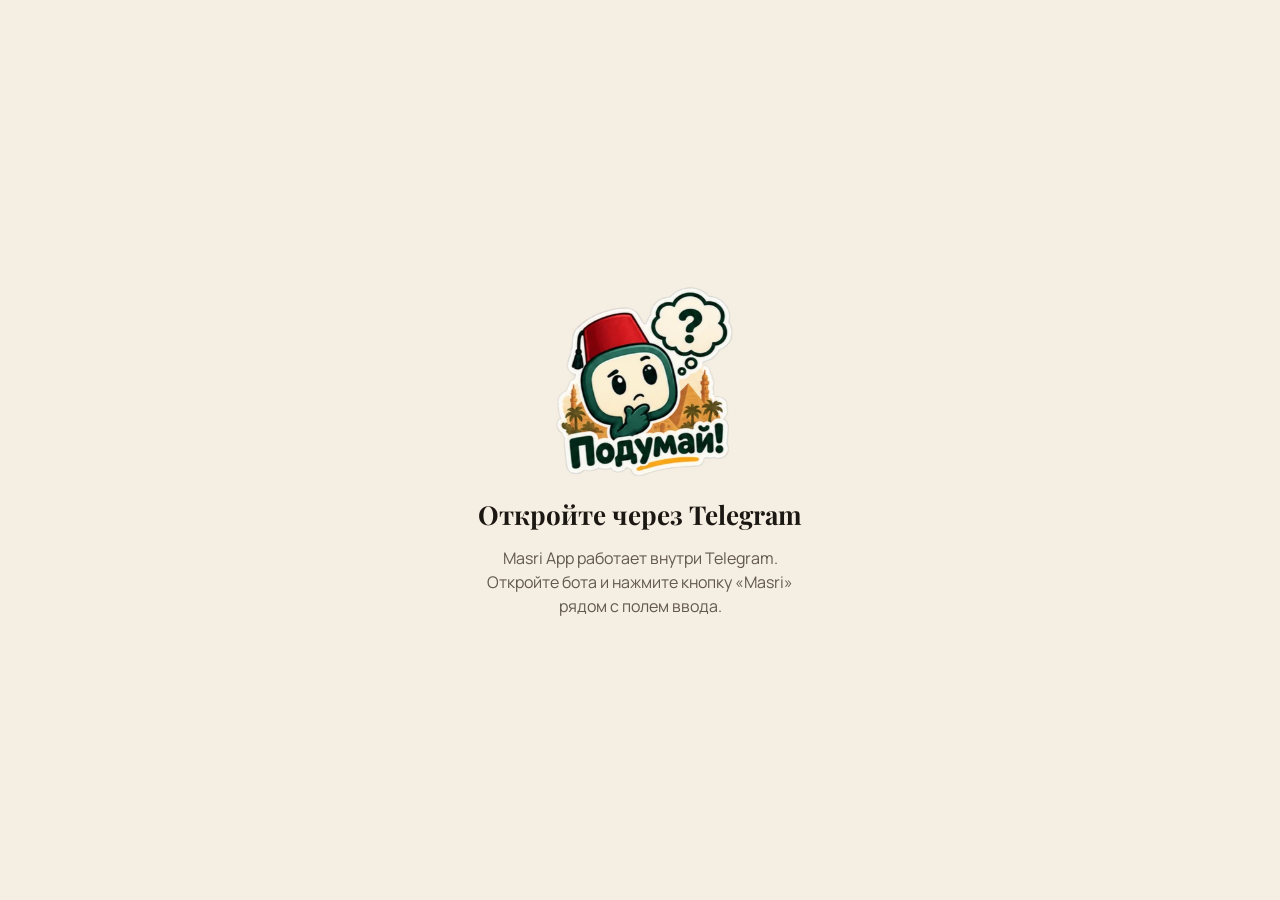
<file: app/index.html>
<!doctype html>
<html lang="ru">
<head>
<meta charset="utf-8">
<meta name="viewport" content="width=device-width, initial-scale=1, maximum-scale=1, viewport-fit=cover">
<meta name="theme-color" content="#173B2C">
<title>Masri — египетский арабский</title>
<link rel="preconnect" href="https://fonts.googleapis.com">
<link rel="preconnect" href="https://fonts.gstatic.com" crossorigin>
<link rel="stylesheet" href="https://fonts.googleapis.com/css2?family=Playfair+Display:wght@600;700&family=Manrope:wght@400;500;600;700;800&family=Noto+Naskh+Arabic:wght@500;600;700&display=swap">
<link rel="stylesheet" href="style.css?v=2">
<script src="https://telegram.org/js/telegram-web-app.js"></script>
</head>
<body>
<div id="app">
  <div class="splash">
    <img class="m-bob" src="assets/mascot.webp" alt="" width="200" height="172">
    <p>Загружаем уроки…</p>
  </div>
</div>
<div id="overlay" hidden></div>
<script src="app.js?v=2"></script>
</body>
</html>
</file>
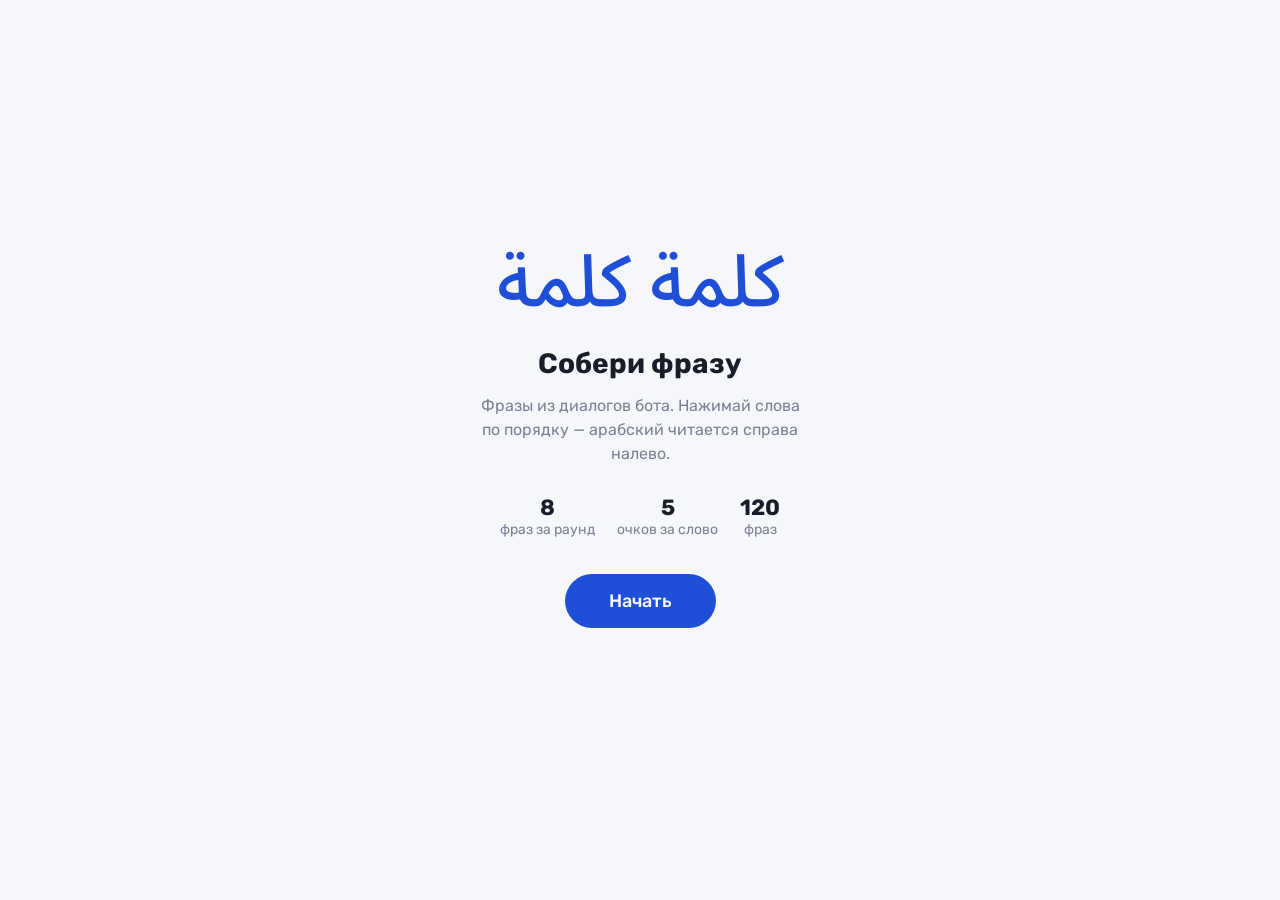
<file: build.html>
<!DOCTYPE html>
<html lang="ru">
<head>
<meta charset="utf-8">
<meta name="viewport" content="width=device-width, initial-scale=1, maximum-scale=1, user-scalable=no, viewport-fit=cover">
<title>🔤 Собери фразу — Masri</title>
<script src="https://telegram.org/js/telegram-web-app.js"></script>
<link rel="preconnect" href="https://fonts.googleapis.com">
<link rel="preconnect" href="https://fonts.gstatic.com" crossorigin>
<link href="https://fonts.googleapis.com/css2?family=Noto+Sans+Arabic:wght@400;500;600&family=Rubik:wght@400;500;700&display=swap" rel="stylesheet">
<link rel="stylesheet" href="games.css">
<style>
  #game { padding-top: 14px; overflow-y: auto; }
  .topic { color: var(--muted); font-size: 14px; margin-top: 6px; }
  .task { font-size: 22px; font-weight: 500; line-height: 1.35; margin: 6px 0 4px; }
  .hintline { min-height: 1.4em; color: var(--muted); font-size: 15px; }
  .answer {
    direction: rtl; display: flex; flex-wrap: wrap; gap: 8px; align-content: flex-start;
    min-height: 124px; padding: 14px; margin: 14px 0; border-radius: var(--radius);
    border: 2px dashed color-mix(in srgb, var(--muted) 45%, transparent);
    transition: border-color .15s;
  }
  .answer.ok { border: 2px solid var(--yes); }
  .answer.bad { border: 2px solid var(--no); }
  .pool { direction: rtl; display: flex; flex-wrap: wrap; gap: 8px; justify-content: center; min-height: 60px; }
  .tok {
    font-family: "Noto Sans Arabic", "Segoe UI", Tahoma, sans-serif; font-size: 24px; line-height: 1.7; font-weight: 500;
    padding: 6px 14px; border-radius: 14px; background: var(--surface);
    border-bottom: 3px solid color-mix(in srgb, var(--muted) 30%, transparent);
  }
  .tok:active { transform: translateY(1px); }
  .answer .tok { background: color-mix(in srgb, var(--faience) 12%, var(--surface)); }
  .fixbox { display: none; background: var(--surface); border-radius: 16px; padding: 12px 16px; margin-top: 12px; }
  .fixbox.on { display: block; }
  .fixbox .ar { font-size: 28px; text-align: right; }
  .fixbox small { color: var(--muted); }
  .controls { display: flex; gap: 10px; margin-top: auto; padding-top: 16px; }
  .controls button { flex: 1; }
</style>
</head>
<body>

<section id="start" class="screen start on">
  <p class="ar" aria-hidden="true">كلمة كلمة</p>
  <h1>Собери фразу</h1>
  <p>Фразы из диалогов бота. Нажимай слова по порядку — арабский читается справа налево.</p>
  <div class="rules">
    <div><b>8</b>фраз за раунд</div>
    <div><b>5</b>очков за слово</div>
    <div><b id="poolSize">…</b>фраз</div>
  </div>
  <button class="primary" id="btnStart" disabled>Начать</button>
  <div class="loadmsg" id="loadmsg">Загружаю фразы…</div>
</section>

<section id="game" class="screen">
  <div class="hud">
    <div class="score" id="score">0</div>
    <div class="sub" id="progress">1 из 8</div>
  </div>
  <div class="topic" id="topic"></div>
  <div class="task" id="task"></div>
  <div class="hintline" id="hintline"></div>
  <div class="answer" id="answer" aria-label="Собранная фраза"></div>
  <div class="pool" id="pool"></div>
  <div class="fixbox" id="fixbox">
    <small>Правильно:</small>
    <div class="ar" id="fixAr"></div>
    <small id="fixTr"></small>
  </div>
  <div class="controls">
    <button class="ghost" id="btnHint">Подсказка</button>
    <button class="ghost" id="btnReset">Сбросить</button>
    <button class="primary" id="btnNext" hidden>Дальше</button>
  </div>
</section>

<section id="result" class="screen result">
  <h2>Очки за раунд</h2>
  <div class="final" id="rScore">0</div>
  <div class="record" id="rRecord"></div>
  <div class="stats">
    <div><b id="rOk">0</b><small>собрано</small></div>
    <div><b id="rBad">0</b><small>ошибок</small></div>
    <div><b id="rHints">0</b><small>подсказок</small></div>
  </div>
  <h3>Работа над ошибками</h3>
  <div id="rList"></div>
  <div class="row"><button class="primary" id="btnAgain">Ещё раунд</button></div>
  <p class="note" id="rNote"></p>
</section>

<script src="games.js"></script>
<script>
(() => {
  const M = window.Masri, $ = M.$;
  const PER_ROUND = 8, POINTS_PER_WORD = 5;
  // Строка dialogues.json: [тема, арабский, транслит, перевод]
  let phrases = [], queue = [], st, cur, locked;
  M.newSession("build");

  M.loadJSON("dialogues.json").then(list => {
    phrases = list;
    $("poolSize").textContent = phrases.length;
    $("loadmsg").textContent = "";
    $("btnStart").disabled = false;
  }).catch(() => { $("loadmsg").textContent = "Не удалось загрузить фразы. Закрой игру и открой снова."; });

  function nextPhrase() {
    if (!queue.length) queue = M.shuffle(phrases);   // без повторов, пока не пройдены все
    return queue.pop();
  }

  function show() {
    const p = nextPhrase();
    const tokens = p[1].split(/\s+/).filter(Boolean);
    let mixed = M.shuffle(tokens);
    for (let i = 0; i < 5 && mixed.join(" ") === tokens.join(" "); i++) mixed = M.shuffle(tokens);
    cur = { p, tokens, hint: false };
    locked = false;

    $("progress").textContent = `${st.n + 1} из ${PER_ROUND}`;
    $("topic").textContent = p[0];
    $("task").textContent = p[3];
    $("hintline").textContent = "";
    $("answer").className = "answer";
    $("answer").innerHTML = "";
    $("fixbox").classList.remove("on");
    $("btnNext").hidden = true;
    $("btnHint").hidden = false; $("btnReset").hidden = false;

    const pool = $("pool");
    pool.innerHTML = "";
    for (const t of mixed) pool.appendChild(makeToken(t));
  }

  function makeToken(text) {
    const b = document.createElement("button");
    b.className = "tok";
    b.textContent = text;
    b.onclick = () => {
      if (locked) return;
      M.tap();
      const target = b.parentElement.id === "pool" ? $("answer") : $("pool");
      target.appendChild(b);
      if (!$("pool").children.length) check();
    };
    return b;
  }

  function check() {
    locked = true;
    const built = [...$("answer").children].map(b => b.textContent).join(" ");
    const right = cur.tokens.join(" ");
    $("btnHint").hidden = true; $("btnReset").hidden = true;
    if (built === right) {
      const pts = cur.tokens.length * POINTS_PER_WORD;
      st.score += cur.hint ? Math.ceil(pts / 2) : pts;   // с подсказкой — половина очков
      st.ok++;
      $("answer").classList.add("ok");
      $("hintline").textContent = cur.p[2];
      M.haptic("success");
    } else {
      st.bad++;
      st.mistakes.push(cur.p);
      $("answer").classList.add("bad", "shake");
      $("fixAr").textContent = cur.p[1];
      $("fixTr").textContent = cur.p[2];
      $("fixbox").classList.add("on");
      M.haptic("error");
    }
    $("score").textContent = st.score;
    st.n++;
    $("btnNext").textContent = st.n >= PER_ROUND ? "Итог" : "Дальше";
    $("btnNext").hidden = false;
  }

  $("btnHint").onclick = () => {
    if (locked) return;
    cur.hint = true; st.hints++;
    $("hintline").textContent = cur.p[2];
  };
  $("btnReset").onclick = () => {
    if (locked) return;
    for (const b of [...$("answer").children]) $("pool").appendChild(b);
  };
  $("btnNext").onclick = () => (st.n >= PER_ROUND ? finish() : show());

  function start() {
    st = { score: 0, ok: 0, bad: 0, n: 0, hints: 0, mistakes: [] };
    $("score").textContent = 0;
    M.show("game");
    M.roundStarted();
    show();
  }

  function finish() {
    const { best, isRecord } = M.roundFinished({ score: st.score, ok: st.ok, bad: st.bad, mistakes: [] });
    $("rScore").textContent = st.score;
    $("rRecord").textContent = isRecord ? "Новый рекорд!" : (best ? "Рекорд: " + best : "");
    $("rOk").textContent = st.ok;
    $("rBad").textContent = st.bad;
    $("rHints").textContent = st.hints;
    // Ошибки во фразах: [тема, арабский, транслит, перевод] -> формат карточки слова
    M.renderWordMistakes($("rList"), st.mistakes.map(p => [0, p[1], p[2], p[3]]));
    M.offerSave($("rNote"), "Нажми «Сохранить результат», чтобы получить XP.");
    M.haptic("warning");
    M.show("result");
  }

  $("btnStart").onclick = start;
  $("btnAgain").onclick = start;
})();
</script>
</body>
</html>
</file>
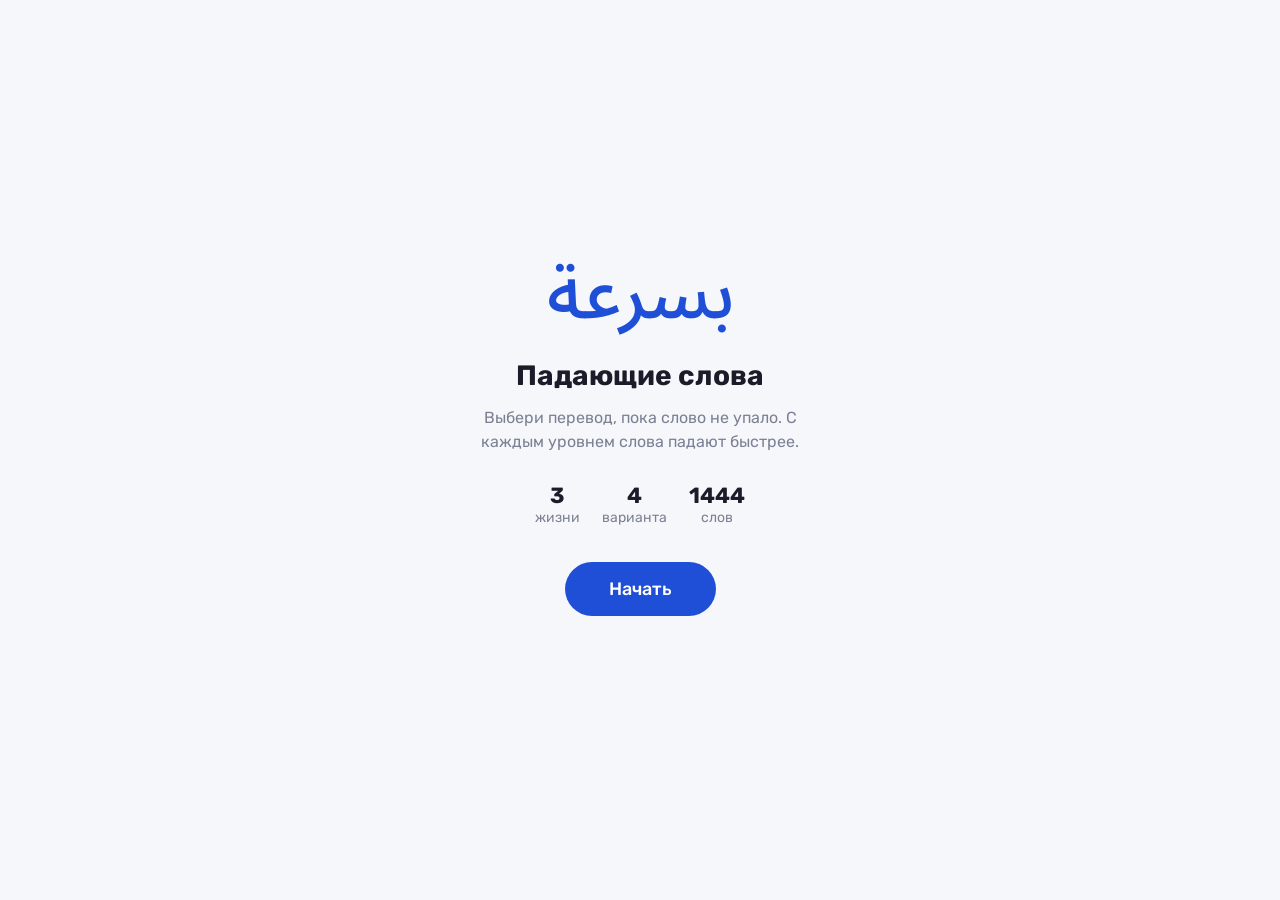
<file: fall.html>
<!DOCTYPE html>
<html lang="ru">
<head>
<meta charset="utf-8">
<meta name="viewport" content="width=device-width, initial-scale=1, maximum-scale=1, user-scalable=no, viewport-fit=cover">
<title>🌠 Падающие слова — Masri</title>
<script src="https://telegram.org/js/telegram-web-app.js"></script>
<link rel="preconnect" href="https://fonts.googleapis.com">
<link rel="preconnect" href="https://fonts.gstatic.com" crossorigin>
<link href="https://fonts.googleapis.com/css2?family=Noto+Sans+Arabic:wght@400;500;600&family=Rubik:wght@400;500;700&display=swap" rel="stylesheet">
<link rel="stylesheet" href="games.css">
<style>
  #game { padding-top: 14px; }
  .lives { font-size: 22px; letter-spacing: 2px; }
  .lives .lost { opacity: .2; }
  .sky {
    flex: 1; position: relative; min-height: 0; overflow: hidden;
    border-bottom: 3px solid color-mix(in srgb, var(--no) 55%, transparent);
    margin-bottom: 14px;
  }
  .drop {
    position: absolute; top: 0; left: 50%; width: 72%;
    background: var(--surface); border-radius: var(--radius); padding: 14px 16px; text-align: center;
    border: 2px solid transparent; will-change: transform;
  }
  .drop .ar { font-size: clamp(32px, 10vw, 46px); margin: 0; }
  .drop small { color: var(--muted); font-size: 14px; }
  .drop.ok { border-color: var(--yes); }
  .drop.bad { border-color: var(--no); }
  .opts { display: grid; grid-template-columns: 1fr 1fr; gap: 10px; }
  .opts button {
    min-height: 64px; padding: 10px; border-radius: 16px; background: var(--surface);
    font-size: 15px; line-height: 1.25; border: 2px solid transparent;
  }
  .opts button.ok { border-color: var(--yes); background: color-mix(in srgb, var(--yes) 15%, var(--surface)); }
  .opts button.bad { border-color: var(--no); background: color-mix(in srgb, var(--no) 12%, var(--surface)); }
</style>
</head>
<body>

<section id="start" class="screen start on">
  <p class="ar" aria-hidden="true">بسرعة</p>
  <h1>Падающие слова</h1>
  <p>Выбери перевод, пока слово не упало. С каждым уровнем слова падают быстрее.</p>
  <div class="rules">
    <div><b>3</b>жизни</div>
    <div><b>4</b>варианта</div>
    <div><b id="poolSize">…</b>слов</div>
  </div>
  <button class="primary" id="btnStart" disabled>Начать</button>
  <div class="loadmsg" id="loadmsg">Загружаю слова…</div>
</section>

<section id="game" class="screen">
  <div class="hud">
    <div>
      <div class="score" id="score">0</div>
      <div class="sub" id="lvl">Уровень 1</div>
    </div>
    <div class="lives" id="lives" aria-label="Жизни"><span>❤️</span><span>❤️</span><span>❤️</span></div>
  </div>
  <div class="sky" id="sky">
    <div class="drop" id="drop"><p class="ar" id="dAr"></p><small id="dTr"></small></div>
  </div>
  <div class="opts" id="opts"></div>
</section>

<section id="result" class="screen result">
  <h2>Очки за игру</h2>
  <div class="final" id="rScore">0</div>
  <div class="record" id="rRecord"></div>
  <div class="stats">
    <div><b id="rOk">0</b><small>верно</small></div>
    <div><b id="rBad">0</b><small>ошибок</small></div>
    <div><b id="rLvl">1</b><small>уровень</small></div>
  </div>
  <h3>Работа над ошибками</h3>
  <div id="rList"></div>
  <div class="row"><button class="primary" id="btnAgain">Ещё раз</button></div>
  <p class="note" id="rNote"></p>
</section>

<script src="games.js"></script>
<script>
(() => {
  const M = window.Masri, $ = M.$;
  const LIVES = 3, PER_LEVEL = 5;
  let W, st, q, raf, locked;
  M.newSession("fall");

  M.loadWords().then(w => {
    W = w;
    $("poolSize").textContent = W.pool.length;
    $("loadmsg").textContent = M.level === "все" ? "" : "Уровень слов: " + M.level;
    $("btnStart").disabled = false;
  }).catch(() => { $("loadmsg").textContent = "Не удалось загрузить слова. Закрой игру и открой снова."; });

  const level = () => 1 + Math.floor(st.ok / PER_LEVEL);
  const duration = () => Math.max(2.4, 7 - (level() - 1) * 0.55) * 1000;  // мс на падение

  function next() {
    if (st.lives <= 0) return finish();
    let w;
    do { w = M.pick(W.pool); } while (q && W.pool.length > 1 && w[0] === q.w[0]);
    const options = M.shuffle([w[3], ...M.wrongTranslations(W, w, 3)]);
    q = { w, dur: duration(), t0: performance.now() };

    const drop = $("drop");
    drop.classList.remove("ok", "bad");
    $("dAr").textContent = w[1];
    $("dTr").textContent = w[2];
    q.x = -50 + (Math.random() * 30 - 15);   // небольшое смещение по горизонтали, в процентах

    const box = $("opts");
    box.innerHTML = "";
    for (const text of options) {
      const b = document.createElement("button");
      b.textContent = text;
      b.onclick = () => answer(b, text);
      box.appendChild(b);
    }
    locked = false;
    raf = requestAnimationFrame(fall);
  }

  function fall(now) {
    if (locked) return;
    const p = Math.min(1, (now - q.t0) / q.dur);
    const maxY = $("sky").clientHeight - $("drop").offsetHeight;
    $("drop").style.transform = `translate(${q.x}%, ${p * maxY}px)`;
    if (p >= 1) return miss(null);
    raf = requestAnimationFrame(fall);
  }

  function answer(btn, text) {
    if (locked) return;
    locked = true;
    cancelAnimationFrame(raf);
    if (text === q.w[3]) {
      const left = 1 - (performance.now() - q.t0) / q.dur;
      const before = level();
      st.ok++;
      st.score += 10 * before + Math.round(left * 10);   // быстрее ответил — больше бонус
      btn.classList.add("ok"); $("drop").classList.add("ok");
      M.haptic("success");
      renderHud();
      setTimeout(next, 280);
    } else {
      btn.classList.add("bad");
      miss(btn);
    }
  }

  // Ошибка или слово упало: минус жизнь, показываем правильный ответ
  function miss(btn) {
    locked = true;
    cancelAnimationFrame(raf);
    st.bad++; st.lives--;
    if (!st.mistakes.some(m => m[0] === q.w[0])) st.mistakes.push(q.w);
    $("drop").classList.add("bad");   // без тряски: transform карточки занят падением
    for (const b of $("opts").children) if (b.textContent === q.w[3]) b.classList.add("ok");
    M.haptic("error");
    renderHud();
    setTimeout(next, 1100);
  }

  function renderHud() {
    $("score").textContent = st.score;
    $("lvl").textContent = "Уровень " + level();
    [...$("lives").children].forEach((h, i) => h.classList.toggle("lost", i >= st.lives));
  }

  function start() {
    st = { score: 0, ok: 0, bad: 0, lives: LIVES, mistakes: [] };
    q = null;
    M.show("game");
    renderHud();
    M.roundStarted();
    requestAnimationFrame(next);   // после показа экрана, чтобы размеры неба уже были известны
  }

  function finish() {
    locked = true;
    const { best, isRecord } = M.roundFinished({ score: st.score, ok: st.ok, bad: st.bad, mistakes: st.mistakes.map(w => w[0]) });
    $("rScore").textContent = st.score;
    $("rRecord").textContent = isRecord ? "Новый рекорд!" : (best ? "Рекорд: " + best : "");
    $("rOk").textContent = st.ok;
    $("rBad").textContent = st.bad;
    $("rLvl").textContent = level();
    M.renderWordMistakes($("rList"), st.mistakes);
    M.offerSave($("rNote"), "Нажми «Сохранить результат», чтобы получить XP. Слова с ошибками попадут в 🔁 Повторение.");
    M.haptic("warning");
    M.show("result");
  }

  $("btnStart").onclick = start;
  $("btnAgain").onclick = start;
})();
</script>
</body>
</html>
</file>
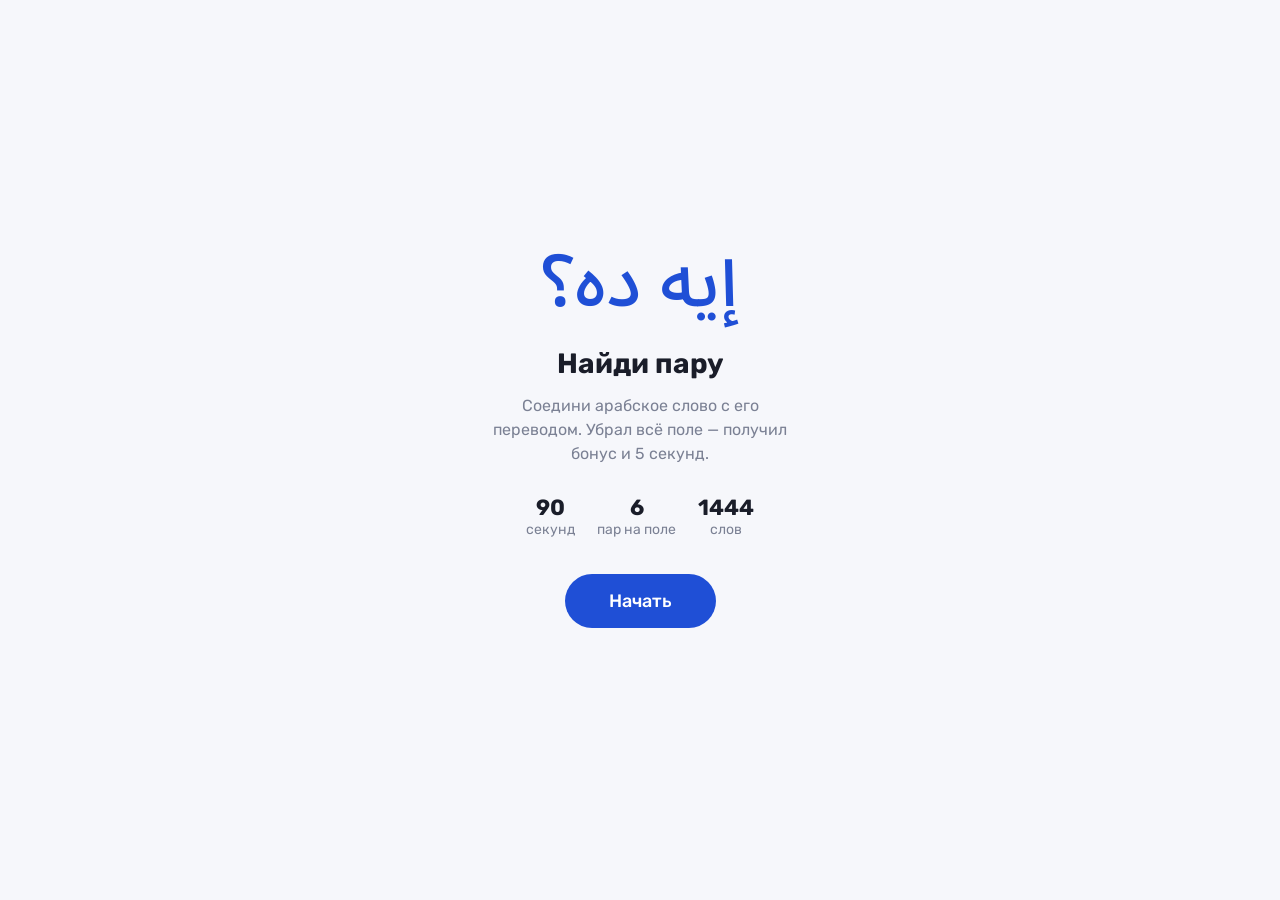
<file: match.html>
<!DOCTYPE html>
<html lang="ru">
<head>
<meta charset="utf-8">
<meta name="viewport" content="width=device-width, initial-scale=1, maximum-scale=1, user-scalable=no, viewport-fit=cover">
<title>🧩 Найди пару — Masri</title>
<script src="https://telegram.org/js/telegram-web-app.js"></script>
<link rel="preconnect" href="https://fonts.googleapis.com">
<link rel="preconnect" href="https://fonts.gstatic.com" crossorigin>
<link href="https://fonts.googleapis.com/css2?family=Noto+Sans+Arabic:wght@400;500;600&family=Rubik:wght@400;500;700&display=swap" rel="stylesheet">
<link rel="stylesheet" href="games.css">
<style>
  #game { padding-top: 14px; }
  .board { flex: 1; display: grid; grid-template-columns: 1fr 1fr; gap: 10px; align-content: center; min-height: 0; }
  .col { display: flex; flex-direction: column; gap: 8px; }
  .tile {
    min-height: 58px; padding: 8px 10px; border-radius: 16px; background: var(--surface);
    border: 2px solid transparent; display: flex; flex-direction: column; justify-content: center;
    transition: opacity .25s, border-color .12s, background-color .12s;
  }
  .tile.ar-tile { align-items: flex-end; }
  .tile.ar-tile .ar { font-size: 24px; }
  .tile.ar-tile small { color: var(--muted); font-size: 12px; }
  .tile.ru-tile { font-size: 15px; line-height: 1.25; text-align: left; }
  .tile.sel { border-color: var(--faience); background: color-mix(in srgb, var(--faience) 10%, var(--surface)); }
  .tile.ok { border-color: var(--yes); background: color-mix(in srgb, var(--yes) 15%, var(--surface)); }
  .tile.bad { border-color: var(--no); }
  .tile.gone { opacity: 0; pointer-events: none; }
  .tip { text-align: center; color: var(--muted); font-size: 12px; margin: 10px 0 0; }
</style>
</head>
<body>

<section id="start" class="screen start on">
  <p class="ar" aria-hidden="true">إيه ده؟</p>
  <h1>Найди пару</h1>
  <p>Соедини арабское слово с его переводом. Убрал всё поле — получил бонус и 5 секунд.</p>
  <div class="rules">
    <div><b>90</b>секунд</div>
    <div><b>6</b>пар на поле</div>
    <div><b id="poolSize">…</b>слов</div>
  </div>
  <button class="primary" id="btnStart" disabled>Начать</button>
  <div class="loadmsg" id="loadmsg">Загружаю слова…</div>
</section>

<section id="game" class="screen">
  <div class="bar" id="bar"><i id="barFill"></i></div>
  <div class="hud">
    <div>
      <div class="score" id="score">0</div>
      <div class="sub" id="time">90 с</div>
    </div>
    <div class="sub" id="boards">Поле 1</div>
  </div>
  <div class="board">
    <div class="col" id="colAr"></div>
    <div class="col" id="colRu"></div>
  </div>
  <p class="tip">Нажми слово слева, затем его перевод справа</p>
</section>

<section id="result" class="screen result">
  <h2>Очки за раунд</h2>
  <div class="final" id="rScore">0</div>
  <div class="record" id="rRecord"></div>
  <div class="stats">
    <div><b id="rOk">0</b><small>пар</small></div>
    <div><b id="rBad">0</b><small>ошибок</small></div>
    <div><b id="rBoards">0</b><small>полей убрано</small></div>
  </div>
  <h3>Работа над ошибками</h3>
  <div id="rList"></div>
  <div class="row"><button class="primary" id="btnAgain">Ещё раунд</button></div>
  <p class="note" id="rNote"></p>
</section>

<script src="games.js"></script>
<script>
(() => {
  const M = window.Masri, $ = M.$;
  const ROUND = 90, PAIRS = 6;
  let W, st, timer, selAr = null, selRu = null, busy = false;
  M.newSession("match");

  M.loadWords().then(w => {
    W = w;
    $("poolSize").textContent = W.pool.length;
    $("loadmsg").textContent = M.level === "все" ? "" : "Уровень: " + M.level;
    $("btnStart").disabled = false;
  }).catch(() => { $("loadmsg").textContent = "Не удалось загрузить слова. Закрой игру и открой снова."; });

  // 6 слов без двусмысленности: разные арабские слова и переводы, и ни один перевод не подходит к другому слову поля
  function pickBoard() {
    const chosen = [], usedAr = new Set(), usedRu = new Set();
    for (const w of M.shuffle(W.pool)) {
      if (chosen.length >= PAIRS) break;
      const a = M.normAr(w[1]), r = M.normRu(w[3]);
      if (usedAr.has(a) || usedRu.has(r)) continue;
      if (chosen.some(c => W.transByArabic[M.normAr(c[1])].has(r) || W.transByArabic[a].has(M.normRu(c[3])))) continue;
      chosen.push(w); usedAr.add(a); usedRu.add(r);
    }
    return chosen;
  }

  function newBoard() {
    const words = pickBoard();
    st.left = words.length;
    const colAr = $("colAr"), colRu = $("colRu");
    colAr.innerHTML = ""; colRu.innerHTML = "";
    for (const w of words) {
      const b = document.createElement("button");
      b.className = "tile ar-tile";
      b.innerHTML = '<span class="ar"></span><small></small>';
      b.children[0].textContent = w[1];
      b.children[1].textContent = w[2];
      b.onclick = () => choose("ar", b, w);
      colAr.appendChild(b);
    }
    for (const w of M.shuffle(words)) {
      const b = document.createElement("button");
      b.className = "tile ru-tile";
      b.textContent = w[3];
      b.onclick = () => choose("ru", b, w);
      colRu.appendChild(b);
    }
    $("boards").textContent = "Поле " + (st.boards + 1);
  }

  function choose(side, el, w) {
    if (busy) return;
    M.tap();
    const cur = side === "ar" ? selAr : selRu;
    if (cur) cur.el.classList.remove("sel");
    if (cur && cur.el === el) { side === "ar" ? selAr = null : selRu = null; return; }
    el.classList.add("sel");
    if (side === "ar") selAr = { el, w }; else selRu = { el, w };
    if (selAr && selRu) check();
  }

  function check() {
    const a = selAr, r = selRu;
    selAr = selRu = null;
    a.el.classList.remove("sel"); r.el.classList.remove("sel");
    if (a.w[0] === r.w[0]) {
      st.ok++; st.score += 10;
      a.el.classList.add("ok"); r.el.classList.add("ok");
      M.haptic("success");
      setTimeout(() => { a.el.classList.add("gone"); r.el.classList.add("gone"); }, 220);
      if (--st.left === 0) {
        st.boards++; st.score += 20; timer.add(5);
        busy = true;
        setTimeout(() => { busy = false; newBoard(); }, 450);
      }
    } else {
      st.bad++;
      if (!st.mistakes.some(m => m[0] === a.w[0])) st.mistakes.push(a.w);
      for (const t of [a.el, r.el]) {
        t.classList.add("bad", "shake");
        setTimeout(() => t.classList.remove("bad", "shake"), 350);
      }
      M.haptic("error");
    }
    $("score").textContent = st.score;
  }

  function start() {
    st = { score: 0, ok: 0, bad: 0, boards: 0, left: 0, mistakes: [] };
    selAr = selRu = null; busy = false;
    $("score").textContent = 0;
    M.show("game");
    newBoard();
    M.roundStarted();
    timer = M.timer(ROUND, $("bar"), $("barFill"), $("time"), finish);
  }

  function finish() {
    busy = true;
    const { best, isRecord } = M.roundFinished({ score: st.score, ok: st.ok, bad: st.bad, mistakes: st.mistakes.map(w => w[0]) });
    $("rScore").textContent = st.score;
    $("rRecord").textContent = isRecord ? "Новый рекорд!" : (best ? "Рекорд: " + best : "");
    $("rOk").textContent = st.ok;
    $("rBad").textContent = st.bad;
    $("rBoards").textContent = st.boards;
    M.renderWordMistakes($("rList"), st.mistakes);
    M.offerSave($("rNote"), "Нажми «Сохранить результат», чтобы получить XP. Слова с ошибками попадут в 🔁 Повторение.");
    M.haptic("warning");
    M.show("result");
  }

  $("btnStart").onclick = start;
  $("btnAgain").onclick = start;
})();
</script>
</body>
</html>
</file>
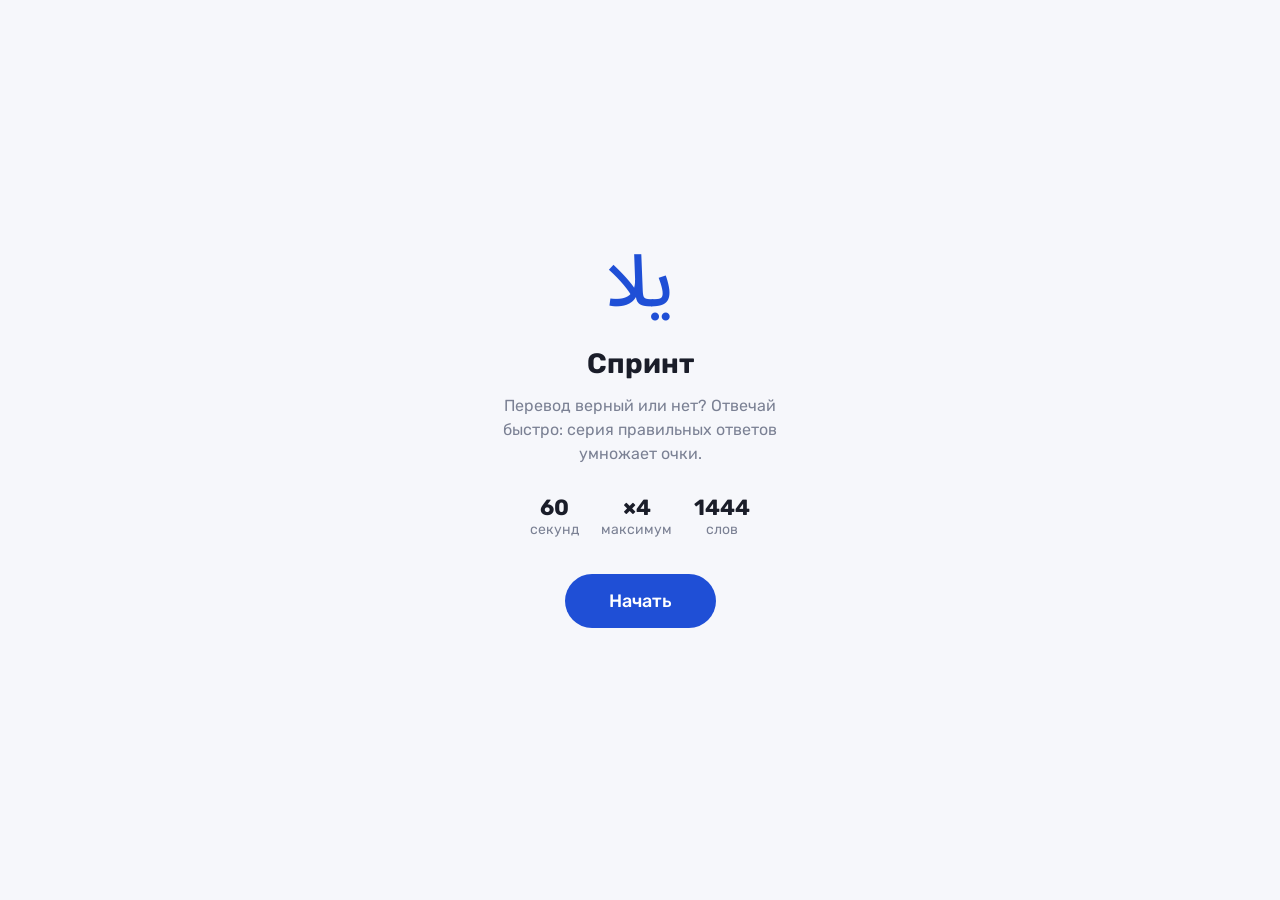
<file: sprint.html>
<!DOCTYPE html>
<html lang="ru">
<head>
<meta charset="utf-8">
<meta name="viewport" content="width=device-width, initial-scale=1, maximum-scale=1, user-scalable=no, viewport-fit=cover">
<title>⚡ Спринт — Masri</title>
<script src="https://telegram.org/js/telegram-web-app.js"></script>
<link rel="preconnect" href="https://fonts.googleapis.com">
<link rel="preconnect" href="https://fonts.gstatic.com" crossorigin>
<link href="https://fonts.googleapis.com/css2?family=Noto+Sans+Arabic:wght@400;500;600&family=Rubik:wght@400;500;700&display=swap" rel="stylesheet">
<style>
  :root {
    --bg: var(--tg-theme-bg-color, #f6f7fb);
    --surface: var(--tg-theme-secondary-bg-color, #ffffff);
    --text: var(--tg-theme-text-color, #1a1d29);
    --muted: var(--tg-theme-hint-color, #7b8194);
    --faience: #1f4fd6;      /* египетская синь — главный акцент */
    --gold: #d99a14;         /* множитель серии */
    --yes: #1f9d63;
    --no: #d8443a;
    --radius: 22px;
  }
  @media (prefers-color-scheme: dark) {
    :root:not(.tg) { --bg:#15171f; --surface:#1f2230; --text:#eef0f6; --muted:#8a90a3; }
  }
  * { box-sizing: border-box; -webkit-tap-highlight-color: transparent; }
  html, body { height: 100%; margin: 0; }
  body {
    background: var(--bg); color: var(--text);
    font-family: "Rubik", system-ui, -apple-system, "Segoe UI", sans-serif;
    display: flex; flex-direction: column;
    padding: env(safe-area-inset-top, 0) 16px calc(env(safe-area-inset-bottom, 0) + 16px);
    user-select: none; overflow: hidden;
  }
  .screen { display: none; flex: 1; flex-direction: column; min-height: 0; }
  .screen.on { display: flex; }
  button { font: inherit; border: 0; cursor: pointer; }
  button:focus-visible { outline: 3px solid var(--faience); outline-offset: 3px; }

  /* ---------- Старт ---------- */
  #start { justify-content: center; align-items: center; text-align: center; gap: 10px; }
  .big-ar { font-family: "Noto Sans Arabic", "Segoe UI", Tahoma, sans-serif; direction: rtl; line-height: 1.7; font-weight: 500; }
  #start .big-ar { font-size: 72px; color: var(--faience); margin: 0; }
  #start h1 { font-size: 28px; margin: 0; font-weight: 700; }
  #start p { color: var(--muted); max-width: 32ch; line-height: 1.5; margin: 4px 0 18px; }
  .rules { display: flex; gap: 22px; color: var(--muted); font-size: 14px; margin-bottom: 26px; }
  .rules b { display: block; font-size: 22px; color: var(--text); }
  .primary {
    background: var(--faience); color: #fff; font-weight: 500; font-size: 18px;
    padding: 16px 44px; border-radius: 999px;
  }
  .primary:active { transform: scale(.97); }
  #loadmsg { color: var(--muted); font-size: 14px; min-height: 1.2em; }

  /* ---------- Игра ---------- */
  #game { padding-top: 14px; }
  .bar { height: 6px; border-radius: 3px; background: color-mix(in srgb, var(--muted) 25%, transparent); overflow: hidden; }
  .bar i { display: block; height: 100%; width: 100%; background: var(--faience); transform-origin: left; }
  .bar.low i { background: var(--no); }
  .hud { display: flex; justify-content: space-between; align-items: baseline; margin: 12px 2px 0; }
  .score { font-size: 34px; font-weight: 700; font-variant-numeric: tabular-nums; }
  .time { color: var(--muted); font-variant-numeric: tabular-nums; }
  .mult {
    font-weight: 700; color: var(--gold); font-size: 20px; min-width: 3ch; text-align: right;
    transition: transform .15s;
  }
  .mult.bump { transform: scale(1.35); }
  .dots { display: flex; gap: 5px; justify-content: flex-end; margin-top: 2px; }
  .dots span { width: 7px; height: 7px; border-radius: 50%; background: color-mix(in srgb, var(--gold) 25%, transparent); }
  .dots span.f { background: var(--gold); }

  .stage { flex: 1; display: flex; align-items: center; justify-content: center; min-height: 0; }
  .card {
    width: 100%; background: var(--surface); border-radius: var(--radius);
    padding: 30px 22px 26px; text-align: center; position: relative;
    border: 2px solid transparent; touch-action: pan-y;
    transition: transform .18s ease, border-color .15s;
  }
  .card.dragging { transition: none; }
  .card.ok { border-color: var(--yes); }
  .card.bad { border-color: var(--no); animation: shake .32s; }
  @keyframes shake { 25%{transform:translateX(-8px)} 50%{transform:translateX(7px)} 75%{transform:translateX(-4px)} }
  .card .big-ar { font-size: clamp(40px, 13vw, 64px); margin: 0; word-break: break-word; }
  .translit { color: var(--muted); margin: 4px 0 18px; font-size: 16px; }
  .eq { width: 36px; height: 2px; background: color-mix(in srgb, var(--muted) 40%, transparent); margin: 0 auto 18px; }
  .ru { font-size: 22px; font-weight: 500; line-height: 1.35; }
  .fix { margin-top: 12px; font-size: 15px; color: var(--no); min-height: 1.3em; }
  .hint { position: absolute; top: 14px; font-size: 13px; font-weight: 700; opacity: 0; transition: opacity .1s; }
  .hint.l { left: 16px; color: var(--no); } .hint.r { right: 16px; color: var(--yes); }

  .answers { display: grid; grid-template-columns: 1fr 1fr; gap: 12px; }
  .answers button {
    padding: 20px 0; border-radius: 18px; font-size: 18px; font-weight: 700; color: #fff;
  }
  .answers button:active { transform: scale(.97); }
  #btnNo { background: var(--no); } #btnYes { background: var(--yes); }
  .swipe-tip { text-align: center; color: var(--muted); font-size: 12px; margin: 10px 0 0; }

  /* ---------- Итог ---------- */
  #result { padding-top: 22px; overflow-y: auto; }
  #result h2 { margin: 0; font-size: 18px; font-weight: 500; color: var(--muted); }
  .final { font-size: 64px; font-weight: 700; line-height: 1.1; margin: 4px 0 2px; font-variant-numeric: tabular-nums; }
  .record { color: var(--gold); font-weight: 700; min-height: 1.4em; }
  .stats { display: grid; grid-template-columns: repeat(3, 1fr); gap: 10px; margin: 18px 0 24px; }
  .stats div { background: var(--surface); border-radius: 16px; padding: 12px; }
  .stats b { display: block; font-size: 22px; }
  .stats small { color: var(--muted); }
  #result h3 { font-size: 16px; margin: 0 0 10px; }
  .mistake { background: var(--surface); border-radius: 16px; padding: 12px 16px; margin-bottom: 8px; }
  .mistake .big-ar { font-size: 28px; text-align: right; }
  .mistake .tr { color: var(--muted); font-size: 14px; }
  .mistake .ok { font-weight: 500; margin-top: 2px; }
  .empty { color: var(--muted); }
  .row { display: flex; gap: 10px; margin: 18px 0 8px; }
  .row button { flex: 1; }
  .ghost { background: var(--surface); color: var(--text); padding: 16px; border-radius: 999px; font-weight: 500; }
  .note { color: var(--muted); font-size: 13px; text-align: center; }

  @media (prefers-reduced-motion: reduce) {
    .card, .mult { transition: none; } .card.bad { animation: none; }
  }
</style>
</head>
<body>

<section id="start" class="screen on">
  <p class="big-ar" aria-hidden="true">يلا</p>
  <h1>Спринт</h1>
  <p>Перевод верный или нет? Отвечай быстро: серия правильных ответов умножает очки.</p>
  <div class="rules">
    <div><b>60</b>секунд</div>
    <div><b>×4</b>максимум</div>
    <div><b id="poolSize">…</b>слов</div>
  </div>
  <button class="primary" id="btnStart" disabled>Начать</button>
  <div id="loadmsg">Загружаю слова…</div>
</section>

<section id="game" class="screen" aria-live="polite">
  <div class="bar" id="bar"><i id="barFill"></i></div>
  <div class="hud">
    <div>
      <div class="score" id="score">0</div>
      <div class="time" id="time">60 с</div>
    </div>
    <div>
      <div class="mult" id="mult">×1</div>
      <div class="dots" id="dots"><span></span><span></span><span></span><span></span></div>
    </div>
  </div>
  <div class="stage">
    <div class="card" id="card">
      <span class="hint l" id="hintL">Неверно</span>
      <span class="hint r" id="hintR">Верно</span>
      <p class="big-ar" id="qAr"></p>
      <div class="translit" id="qTr"></div>
      <div class="eq"></div>
      <div class="ru" id="qRu"></div>
      <div class="fix" id="qFix"></div>
    </div>
  </div>
  <div class="answers">
    <button id="btnNo">✗ Неверно</button>
    <button id="btnYes">✓ Верно</button>
  </div>
  <p class="swipe-tip">Можно смахивать карточку влево или вправо</p>
</section>

<section id="result" class="screen">
  <h2>Очки за раунд</h2>
  <div class="final" id="rScore">0</div>
  <div class="record" id="rRecord"></div>
  <div class="stats">
    <div><b id="rOk">0</b><small>верно</small></div>
    <div><b id="rBad">0</b><small>ошибок</small></div>
    <div><b id="rStreak">0</b><small>лучшая серия</small></div>
  </div>
  <h3>Работа над ошибками</h3>
  <div id="rList"></div>
  <div class="row">
    <button class="primary" id="btnAgain">Ещё раунд</button>
  </div>
  <p class="note" id="rNote"></p>
</section>

<script>
(() => {
  const ROUND_SECONDS = 60;
  const STEP = 4;          // каждые 4 верных подряд множитель +1
  const MAX_MULT = 4;
  const tg = window.Telegram && Telegram.WebApp;
  const inTelegram = !!(tg && tg.initData);

  if (tg) {
    document.documentElement.classList.add("tg");
    tg.ready(); tg.expand();
    try { tg.disableVerticalSwipes && tg.disableVerticalSwipes(); } catch (e) {}
  }
  const haptic = (type) => { try { tg.HapticFeedback.notificationOccurred(type); } catch (e) {} };
  const $ = (id) => document.getElementById(id);
  const show = (id) => document.querySelectorAll(".screen").forEach(s => s.classList.toggle("on", s.id === id));

  // ---------- Данные ----------
  // строка words.json: [индекс, арабский, транслит, перевод, категория, сложность]
  let pool = [], byCat = {}, transByArabic = {};
  const normAr = (s) => s.replace(/[\u064B-\u0652\u0670\u0640\s]/g, "");
  const normRu = (s) => s.trim().toLowerCase();

  const params = new URLSearchParams(location.search);
  const level = params.get("d") || "все";

  fetch("words.json?v=" + Date.now())
    .then(r => { if (!r.ok) throw new Error(r.status); return r.json(); })
    .then(all => {
      pool = level === "все" ? all : all.filter(w => w[5] === level);
      if (pool.length < 20) pool = all;            // слишком мало слов на уровне — берём все
      for (const w of all) {
        const k = normAr(w[1]);
        (transByArabic[k] ||= new Set()).add(normRu(w[3]));
      }
      for (const w of pool) (byCat[w[4]] ||= []).push(w);
      $("poolSize").textContent = pool.length;
      $("loadmsg").textContent = level === "все" ? "" : "Уровень: " + level;
      $("btnStart").disabled = false;
    })
    .catch(() => { $("loadmsg").textContent = "Не удалось загрузить слова. Закрой игру и открой снова."; });

  const pick = (arr) => arr[Math.floor(Math.random() * arr.length)];

  // Неверный перевод: из той же категории, и точно не является переводом этого же арабского слова
  function distractor(w) {
    const bad = transByArabic[normAr(w[1])];
    const ok = (x) => !bad.has(normRu(x[3]));
    let cand = (byCat[w[4]] || []).filter(ok);
    if (cand.length < 2) cand = pool.filter(ok);
    return pick(cand)[3];
  }

  // ---------- Сессия (все раунды до сохранения) ----------
  const session = { rounds: 0, correct: 0, wrong: 0, best: 0, mistakes: [] };
  let bestLocal = 0;
  try { bestLocal = +localStorage.getItem("sprint_best") || 0; } catch (e) {}

  // ---------- Раунд ----------
  let st, q, locked, timerId, endAt;

  function startRound() {
    st = { score: 0, ok: 0, bad: 0, streak: 0, bestStreak: 0, mistakes: [] };
    q = null; locked = false;
    renderHud(false);
    show("game");
    nextQuestion();
    endAt = performance.now() + ROUND_SECONDS * 1000;
    cancelAnimationFrame(timerId);
    tick();
    if (tg) { tg.MainButton.hide(); try { tg.enableClosingConfirmation(); } catch (e) {} }
  }

  function tick() {
    const left = Math.max(0, endAt - performance.now());
    $("barFill").style.transform = `scaleX(${left / (ROUND_SECONDS * 1000)})`;
    $("bar").classList.toggle("low", left < 10000);
    $("time").textContent = Math.ceil(left / 1000) + " с";
    if (left <= 0) return finishRound();
    timerId = requestAnimationFrame(tick);
  }

  function nextQuestion() {
    let w;
    do { w = pick(pool); } while (pool.length > 1 && q && w[0] === q.w[0]);
    const truth = Math.random() < 0.5;
    q = { w, truth, shown: truth ? w[3] : distractor(w) };
    const card = $("card");
    card.classList.remove("ok", "bad");
    card.style.transform = "";
    $("qAr").textContent = w[1];
    $("qTr").textContent = w[2];
    $("qRu").textContent = q.shown;
    $("qFix").textContent = "";
    locked = false;
  }

  const mult = () => Math.min(MAX_MULT, 1 + Math.floor(st.streak / STEP));

  function answer(saysTrue) {
    if (locked || !q) return;
    locked = true;
    const card = $("card");
    if (saysTrue === q.truth) {
      const before = mult();
      st.streak++; st.ok++;
      st.bestStreak = Math.max(st.bestStreak, st.streak);
      st.score += 10 * before;
      card.classList.add("ok");
      haptic("success");
      renderHud(mult() > before);
      setTimeout(nextQuestion, 160);
    } else {
      st.streak = 0; st.bad++;
      if (!st.mistakes.some(m => m[0] === q.w[0])) st.mistakes.push(q.w);
      card.classList.add("bad");
      $("qFix").textContent = q.truth ? "Это был верный перевод" : "Правильно: " + q.w[3];
      haptic("error");
      renderHud(false);
      setTimeout(nextQuestion, 900);   // даём прочитать правильный ответ
    }
  }

  function renderHud(bump) {
    $("score").textContent = st.score;
    const m = mult();
    const el = $("mult");
    el.textContent = "×" + m;
    if (bump) { el.classList.add("bump"); setTimeout(() => el.classList.remove("bump"), 160); }
    const filled = m === MAX_MULT ? STEP : st.streak % STEP;
    [...$("dots").children].forEach((d, i) => d.classList.toggle("f", i < filled));
  }

  function finishRound() {
    locked = true; q = null;
    session.rounds++;
    session.correct += st.ok;
    session.wrong += st.bad;
    session.best = Math.max(session.best, st.score);
    for (const w of st.mistakes)
      if (!session.mistakes.includes(w[0])) session.mistakes.push(w[0]);

    const isRecord = st.score > bestLocal && st.score > 0;
    if (isRecord) { bestLocal = st.score; try { localStorage.setItem("sprint_best", st.score); } catch (e) {} }

    $("rScore").textContent = st.score;
    $("rRecord").textContent = isRecord ? "Новый рекорд!" : (bestLocal ? "Рекорд: " + bestLocal : "");
    $("rOk").textContent = st.ok;
    $("rBad").textContent = st.bad;
    $("rStreak").textContent = st.bestStreak;

    const list = $("rList");
    list.innerHTML = "";
    if (!st.mistakes.length) {
      list.innerHTML = '<p class="empty">Ни одной ошибки — مُمتَاز!</p>';
    } else {
      for (const w of st.mistakes) {
        const d = document.createElement("div");
        d.className = "mistake";
        d.innerHTML = '<div class="big-ar"></div><div class="tr"></div><div class="ok"></div>';
        d.children[0].textContent = w[1];
        d.children[1].textContent = w[2];
        d.children[2].textContent = w[3];
        list.appendChild(d);
      }
    }

    if (inTelegram) {
      $("rNote").textContent = "Нажми «Сохранить результат», чтобы получить XP. Слова с ошибками попадут в 🔁 Повторение.";
      tg.MainButton.setParams({ text: "Сохранить результат", is_visible: true, is_active: true });
    } else {
      $("rNote").textContent = "Открой игру из бота, чтобы результат сохранился.";
    }
    haptic("warning");
    show("result");
  }

  function saveAndClose() {
    const payload = {
      g: "sprint",
      r: session.rounds,
      c: session.correct,
      w: session.wrong,
      b: session.best,
      m: session.mistakes.slice(0, 30),
    };
    try { tg.disableClosingConfirmation(); } catch (e) {}
    tg.sendData(JSON.stringify(payload));   // бот получит web_app_data, окно закроется
  }

  // ---------- Управление ----------
  $("btnStart").onclick = startRound;
  $("btnAgain").onclick = startRound;
  $("btnYes").onclick = () => answer(true);
  $("btnNo").onclick = () => answer(false);
  if (tg) tg.MainButton.onClick(saveAndClose);

  document.addEventListener("keydown", (e) => {
    if (!$("game").classList.contains("on")) return;
    if (e.key === "ArrowRight") answer(true);
    if (e.key === "ArrowLeft") answer(false);
  });

  // Свайп карточки: вправо — верно, влево — неверно
  const card = $("card");
  let x0 = null, dx = 0;
  card.addEventListener("pointerdown", (e) => {
    if (locked) return;
    x0 = e.clientX; dx = 0;
    card.classList.add("dragging");
    card.setPointerCapture(e.pointerId);
  });
  card.addEventListener("pointermove", (e) => {
    if (x0 === null) return;
    dx = e.clientX - x0;
    card.style.transform = `translateX(${dx}px) rotate(${dx / 25}deg)`;
    $("hintR").style.opacity = Math.max(0, Math.min(1, dx / 80));
    $("hintL").style.opacity = Math.max(0, Math.min(1, -dx / 80));
  });
  const release = () => {
    if (x0 === null) return;
    x0 = null;
    card.classList.remove("dragging");
    $("hintR").style.opacity = 0; $("hintL").style.opacity = 0;
    if (Math.abs(dx) > 80) answer(dx > 0);
    else card.style.transform = "";
  };
  card.addEventListener("pointerup", release);
  card.addEventListener("pointercancel", release);
})();
</script>
</body>
</html>
</file>
<file: app/style.css>
/* Masri App — «Ночной Каир»: глубокий зелёный, золото, кремовый */
:root {
  --night: #173B2C;
  --night-2: #225040;
  --gold: #D9AE5B;
  --gold-deep: #8A5E12;
  --cream: #F5EEE2;
  --card: #FFFDF8;
  --ink: #1B1712;
  --muted: #62584B;
  --terra: #A93A2A;
  --terra-soft: #F7DED8;
  --nile-soft: #DDEAE1;
  --sand-soft: #F3E6C8;
  --line: #EADFCC;
  --on-night: #D3E3D8;
  --shadow: 0 10px 28px rgba(60, 38, 8, .10), 0 2px 6px rgba(60, 38, 8, .06);
  --ar: 'Noto Naskh Arabic', 'Geeza Pro', 'Segoe UI', serif;
  --serif: 'Playfair Display', Georgia, serif;
  --sans: Manrope, 'Segoe UI', system-ui, sans-serif;
  --safe-top: calc(var(--tg-safe-area-inset-top, 0px) + var(--tg-content-safe-area-inset-top, 0px));
  --safe-bottom: var(--tg-safe-area-inset-bottom, env(safe-area-inset-bottom, 0px));
}
* { box-sizing: border-box; -webkit-tap-highlight-color: transparent; }
html, body { margin: 0; height: 100%; background: var(--cream); color: var(--ink); font-family: var(--sans); }
body { overscroll-behavior: none; }
button { font-family: inherit; cursor: pointer; color: inherit; }
button:focus-visible, a:focus-visible, input:focus-visible, textarea:focus-visible { outline: 3px solid var(--gold); outline-offset: 2px; }
img { max-width: 100%; }
.ar { font-family: var(--ar); direction: rtl; unicode-bidi: isolate; }
.serif { font-family: var(--serif); }
[hidden] { display: none !important; }

#app { min-height: var(--tg-viewport-stable-height, 100vh); position: relative; }
.screen { min-height: var(--tg-viewport-stable-height, 100vh); display: flex; flex-direction: column; padding-bottom: calc(24px + var(--safe-bottom)); }
.screen.has-tabs { padding-bottom: calc(100px + var(--safe-bottom)); }
.screen.dark { background: var(--night); color: #fff; }
.pad { padding: 0 18px; }
.stack { display: flex; flex-direction: column; gap: 12px; }
.grow { flex-grow: 1; }
.muted { color: var(--muted); }

/* ---------- узор машрабии ---------- */
.pattern { position: relative; overflow: hidden; isolation: isolate; }
.pattern::before {
  content: ""; position: absolute; inset: 0; z-index: -1; opacity: .15; pointer-events: none;
  background-image: url("data:image/svg+xml,%3Csvg xmlns='http://www.w3.org/2000/svg' width='44' height='44'%3E%3Cg fill='none' stroke='%23D9AE5B' stroke-width='1'%3E%3Crect x='14' y='14' width='16' height='16'/%3E%3Crect x='14' y='14' width='16' height='16' transform='rotate(45 22 22)'/%3E%3Ccircle cx='22' cy='22' r='3'/%3E%3Cpath d='M0 0L7 7M44 0L37 7M0 44L7 37M44 44L37 37'/%3E%3C/g%3E%3C/svg%3E");
}

/* ---------- шапки ---------- */
.hero { background: var(--night); color: #fff; border-radius: 0 0 36px 36px; padding: calc(18px + var(--safe-top)) 20px 26px; }
.hero.tall { padding-bottom: 76px; }
.topbar { display: flex; align-items: center; gap: 12px; }
.topbar .title { flex-grow: 1; display: flex; flex-direction: column; min-width: 0; }
.topbar h1 { margin: 0; font-family: var(--serif); font-size: 22px; font-weight: 700; line-height: 1.2; }
.topbar .sub { font-size: 13px; color: var(--on-night); }
.light-top { padding: calc(18px + var(--safe-top)) 18px 6px; }
.light-top h1 { margin: 0; font-family: var(--serif); font-size: 32px; font-weight: 700; }
.light-top p { margin: 2px 0 0; font-size: 14px; color: var(--muted); }

.icon-btn { width: 44px; height: 44px; flex-shrink: 0; display: flex; align-items: center; justify-content: center; border-radius: 14px; background: rgba(255,255,255,.10); border: 1px solid rgba(217,174,91,.35); color: #F3E7CF; }
.icon-btn.light { background: var(--card); border-color: var(--line); color: var(--ink); }
.icon-btn svg { width: 20px; height: 20px; }

.pill { display: inline-flex; align-items: center; gap: 6px; padding: 7px 12px; border-radius: 999px; font-size: 13px; font-weight: 800; }
.pill.gold { background: rgba(217,174,91,.16); border: 1px solid rgba(217,174,91,.5); color: var(--gold); }
.pill svg { width: 16px; height: 16px; }

.bar { height: 8px; background: rgba(255,255,255,.14); border-radius: 999px; overflow: hidden; }
.bar.light { background: var(--line); }
.bar > i { display: block; height: 100%; background: var(--gold); border-radius: 999px; transition: width .6s cubic-bezier(.2,.8,.2,1); }

/* ---------- главная ---------- */
.home-hero-row { display: flex; justify-content: space-between; align-items: flex-end; }
.home-hero-row .hello { font-size: 14px; color: var(--on-night); font-weight: 600; }
.home-hero-row .brand { font-family: var(--serif); font-size: 34px; font-weight: 700; line-height: 1.05; }
.home-hero-row .ar { font-size: 20px; font-weight: 700; color: var(--gold); }
.mascot-hero { width: 170px; height: 146px; object-fit: contain; margin-right: -12px; filter: drop-shadow(0 12px 18px rgba(0,0,0,.35)); }
.level-link { display: flex; flex-direction: column; gap: 10px; margin-top: 18px; color: #fff; background: none; border: 0; padding: 0; text-align: left; width: 100%; }
.level-link .row { display: flex; justify-content: space-between; align-items: baseline; }
.level-link b { font-size: 15px; }
.level-link span { font-size: 13px; color: var(--on-night); font-weight: 600; }

.wod { position: relative; margin: -56px 18px 0; display: flex; flex-direction: column; align-items: center; gap: 6px; padding: 30px 20px 20px; background: var(--card); border-radius: 140px 140px 26px 26px; text-align: center; box-shadow: var(--shadow); border: 0; width: calc(100% - 36px); }
.wod .label { font-size: 13px; font-weight: 700; color: var(--gold-deep); }
.wod .ar { font-size: 40px; line-height: 1.5; font-weight: 700; color: var(--night); }
.wod .tr { font-family: var(--serif); font-style: italic; font-size: 18px; color: var(--muted); }
.wod .ru-row { display: flex; align-items: center; gap: 12px; margin-top: 4px; }
.wod .ru { font-size: 17px; font-weight: 800; }

.section-title { font-family: var(--serif); font-size: 22px; font-weight: 700; margin: 22px 0 0; }
.tiles { display: grid; grid-template-columns: repeat(2, minmax(0, 1fr)); gap: 12px; }
.tile { display: flex; flex-direction: column; gap: 12px; padding: 16px; background: var(--card); border-radius: 22px; box-shadow: var(--shadow); border: 0; text-align: left; }
.tile .top { display: flex; justify-content: space-between; align-items: flex-start; }
.tile b { font-size: 16px; font-weight: 800; display: block; }
.tile small { font-size: 13px; color: var(--muted); }
.ico { width: 44px; height: 44px; border-radius: 14px; display: flex; align-items: center; justify-content: center; flex-shrink: 0; }
.ico svg { width: 22px; height: 22px; }
.ico.nile { background: var(--nile-soft); color: var(--night); }
.ico.sand { background: var(--sand-soft); color: var(--gold-deep); }
.ico.terra { background: var(--terra-soft); color: var(--terra); }
.ico.blue { background: #E3E6F1; color: #2F3F7A; }
.badge { padding: 3px 9px; background: var(--terra); color: #fff; border-radius: 999px; font-size: 12px; font-weight: 800; }

.ai-row { display: flex; gap: 12px; }
.ai-tile { flex-grow: 1; display: flex; align-items: center; gap: 12px; padding: 14px 16px; background: var(--night); border-radius: 22px; color: #fff; box-shadow: var(--shadow); border: 0; text-align: left; }
.ai-tile img { width: 52px; height: 52px; flex-shrink: 0; border-radius: 50%; background: var(--sand-soft); border: 2px solid var(--gold); object-fit: contain; padding: 3px 2px 1px; }
.ai-tile b { display: block; font-size: 15px; }
.ai-tile small { font-size: 12px; color: var(--on-night); }
.heart-btn { width: 60px; display: flex; align-items: center; justify-content: center; background: var(--card); border-radius: 22px; box-shadow: var(--shadow); border: 0; color: var(--terra); }
.heart-btn svg { width: 24px; height: 24px; }

/* ---------- нижнее меню ---------- */
.tabbar { position: fixed; left: 14px; right: 14px; bottom: calc(14px + var(--safe-bottom)); z-index: 20; display: flex; justify-content: space-between; padding: 8px; background: var(--night); border-radius: 24px; box-shadow: 0 14px 30px rgba(23,59,44,.35); max-width: 520px; margin: 0 auto; }
.tabbar button { display: flex; align-items: center; justify-content: center; gap: 8px; height: 48px; min-width: 52px; padding: 0 12px; border-radius: 18px; border: 0; background: transparent; color: var(--on-night); font-size: 14px; font-weight: 800; }
.tabbar button svg { width: 22px; height: 22px; }
.tabbar button span { display: none; }
.tabbar button.on { background: var(--gold); color: var(--night); padding: 0 16px; }
.tabbar button.on span { display: inline; }

/* ---------- кнопки ---------- */
.btn { min-height: 56px; padding: 0 20px; border-radius: 20px; border: 0; font-size: 16px; font-weight: 800; display: inline-flex; align-items: center; justify-content: center; gap: 8px; }
.btn svg { width: 20px; height: 20px; }
.btn.gold { background: var(--gold); color: var(--night); }
.btn.night { background: var(--night); color: var(--gold); box-shadow: var(--shadow); }
.btn.light { background: var(--card); color: var(--ink); box-shadow: var(--shadow); }
.btn.ghost-dark { background: transparent; color: #fff; border: 1px solid rgba(255,255,255,.24); }
.btn.again { background: rgba(169,58,42,.22); color: #F7DED8; border: 1.5px solid rgba(247,222,216,.55); }
.btn:disabled { opacity: .5; }
.row-btns { display: flex; gap: 10px; }
.row-btns .btn { flex: 1; }
.round-play { width: 44px; height: 44px; border-radius: 50%; border: 0; background: var(--night); color: var(--gold); display: flex; align-items: center; justify-content: center; flex-shrink: 0; }
.round-play svg { width: 20px; height: 20px; }

/* ---------- списки ---------- */
.list-item { display: flex; align-items: center; gap: 14px; padding: 14px 16px 14px 14px; background: var(--card); border-radius: 22px; box-shadow: var(--shadow); border: 0; text-align: left; width: 100%; }
.list-item .txt { flex-grow: 1; display: flex; flex-direction: column; gap: 2px; min-width: 0; }
.list-item b { font-size: 16px; font-weight: 800; }
.list-item small { font-size: 13px; color: var(--muted); }
.list-item .chev { width: 20px; height: 20px; color: var(--muted); flex-shrink: 0; }
.chips { display: flex; gap: 8px; overflow-x: auto; padding: 2px 18px 6px; margin: 0 -18px; scrollbar-width: none; }
.chips::-webkit-scrollbar { display: none; }
.chip { flex-shrink: 0; min-height: 40px; padding: 0 16px; border-radius: 999px; border: 1.5px solid var(--line); background: var(--card); font-size: 14px; font-weight: 700; }
.chip.on { background: var(--night); color: var(--gold); border-color: var(--night); }

/* ---------- карточка слова ---------- */
.card-stage { position: relative; flex-grow: 1; margin: 16px 18px; perspective: 1400px; min-height: 380px; }
.card-swipe { position: absolute; inset: 0; touch-action: pan-y; transition: transform .38s cubic-bezier(.2,.8,.2,1), opacity .38s; }
.card-swipe.dragging { transition: none; }
.card-swipe.out-right { transform: translateX(130%) rotate(16deg); opacity: 0; transition-timing-function: cubic-bezier(.5,0,.75,0); }
.card-swipe.out-left { transform: translateX(-130%) rotate(-16deg); opacity: 0; transition-timing-function: cubic-bezier(.5,0,.75,0); }
.card-swipe.enter { transform: translateY(40px) scale(.9); opacity: 0; transition: none; }
.card-flip { position: absolute; inset: 0; transform-style: preserve-3d; transition: transform .7s cubic-bezier(.3,1.3,.5,1); cursor: pointer; }
.card-flip.flipped { transform: rotateY(180deg); }
.face { position: absolute; inset: 0; backface-visibility: hidden; -webkit-backface-visibility: hidden; display: flex; flex-direction: column; align-items: center; justify-content: center; gap: 14px; padding: 56px 24px 28px; background: var(--cream); color: var(--ink); border-radius: 170px 170px 30px 30px; border: 2px solid var(--gold); text-align: center; box-shadow: 0 24px 50px rgba(0,0,0,.30); }
.face::after { content: ""; position: absolute; inset: 12px; border: 1px solid rgba(154,107,22,.35); border-radius: 160px 160px 22px 22px; pointer-events: none; }
.face.back { transform: rotateY(180deg); background: var(--card); }
.face .ar.big { font-size: 50px; line-height: 1.5; font-weight: 700; color: var(--night); word-break: break-word; }
.face .tr { font-family: var(--serif); font-style: italic; font-size: 21px; color: var(--muted); }
.face .ru.big { font-family: var(--serif); font-size: 32px; font-weight: 700; line-height: 1.2; }
.face .hint { display: flex; align-items: center; gap: 8px; font-size: 14px; font-weight: 700; color: var(--gold-deep); }
.face .hint svg { width: 16px; height: 16px; }
.face .cat { font-size: 13px; font-weight: 700; color: var(--gold-deep); }
.play-big { width: 76px; height: 76px; border-radius: 50%; border: 4px solid var(--cream); outline: 2px solid var(--gold); background: var(--night); color: var(--gold); display: flex; align-items: center; justify-content: center; position: relative; z-index: 2; }
.play-big svg { width: 30px; height: 30px; }
.play-big:disabled { opacity: .35; }
.diamond { display: flex; align-items: center; gap: 10px; }
.diamond i { width: 34px; height: 1px; background: var(--gold); }
.diamond b { width: 7px; height: 7px; background: var(--gold); transform: rotate(45deg); }
.fav-btn { width: 56px; flex: 0 0 56px !important; padding: 0 !important; border: 1px solid rgba(217,174,91,.45) !important; background: rgba(255,255,255,.08) !important; color: var(--gold) !important; }
.fav-btn svg { width: 24px; height: 24px; }
.fav-btn.on svg { fill: var(--gold); }

/* ---------- стикер-всплывашка ---------- */
.sticker-toast { position: fixed; left: 0; right: 0; top: 34%; z-index: 40; display: flex; justify-content: center; pointer-events: none; }
.sticker-toast img { width: 210px; height: 210px; filter: drop-shadow(0 16px 26px rgba(0,0,0,.4)); }

/* ---------- квиз ---------- */
.quiz-q { display: flex; align-items: center; gap: 8px; margin-top: 14px; }
.quiz-q .txt { flex-grow: 1; display: flex; flex-direction: column; gap: 4px; min-width: 0; }
.quiz-q .k { font-size: 13px; font-weight: 700; color: var(--gold); }
.quiz-q .ar { font-size: 36px; line-height: 1.5; font-weight: 700; }
.quiz-q .ru { font-family: var(--serif); font-size: 28px; font-weight: 700; line-height: 1.2; }
.quiz-q .tr { font-size: 15px; color: var(--on-night); font-style: italic; }
.quiz-q .sticker { width: 92px; height: 92px; flex-shrink: 0; }
.quiz-q .k .ar { font-size: 17px; line-height: 1.3; }
.quiz-q .k.bad { color: #F2B8AC; }
.quiz-next { position: sticky; bottom: 0; z-index: 5; display: flex; flex-direction: column; padding: 12px 18px calc(12px + var(--safe-bottom)); margin-top: 8px; background: linear-gradient(to top, var(--cream) 70%, rgba(245,238,226,0)); }
.quiz-next:empty { display: none; }
.score-row { display: flex; gap: 8px; margin-top: 16px; flex-wrap: wrap; }
.score-row .s { padding: 6px 12px; border-radius: 999px; font-size: 13px; font-weight: 700; }
.s.ok { background: rgba(221,234,225,.14); color: var(--nile-soft); }
.s.bad { background: rgba(247,222,216,.14); color: var(--terra-soft); }
.s.xp { margin-left: auto; background: rgba(217,174,91,.18); color: var(--gold); font-weight: 800; position: relative; }
.s.timer { background: rgba(217,174,91,.18); color: var(--gold); font-weight: 800; }
.xp-float { position: absolute; right: 6px; top: -4px; color: var(--gold); font-size: 16px; font-weight: 800; }
.opt { display: flex; justify-content: space-between; align-items: center; gap: 12px; min-height: 62px; padding: 10px 18px 10px 12px; border-radius: 22px; background: var(--card); border: 2px solid transparent; text-align: left; box-shadow: 0 8px 22px rgba(60,38,8,.08); width: 100%; transition: transform .14s; }
.opt:active { transform: scale(.97); }
.opt .num { min-width: 36px; height: 36px; padding: 0 10px; border-radius: 12px; display: flex; align-items: center; justify-content: center; font-size: 13px; font-weight: 800; background: var(--cream); color: var(--muted); flex-shrink: 0; }
.opt .body { display: flex; flex-direction: column; gap: 2px; min-width: 0; flex-grow: 1; align-items: flex-end; text-align: right; }
.opt .body.ru { align-items: flex-start; text-align: left; font-size: 17px; font-weight: 700; }
.opt .ar { font-size: 26px; font-weight: 700; line-height: 1.5; color: var(--night); }
.opt .sub { font-size: 13px; color: var(--muted); font-style: italic; }
.opt.right { background: var(--nile-soft); border-color: var(--night); }
.opt.right .num { background: var(--night); color: var(--gold); }
.opt.wrong { background: var(--terra-soft); border-color: var(--terra); }
.opt.wrong .num { background: var(--terra); color: #fff; }
.feedback { display: flex; align-items: flex-end; gap: 4px; }
.feedback img { width: 120px; height: 120px; flex-shrink: 0; margin: -18px -8px -8px -8px; }
.bubble { flex-grow: 1; display: flex; flex-direction: column; gap: 2px; padding: 12px 16px; background: var(--card); border-radius: 20px 20px 20px 6px; box-shadow: var(--shadow); }
.bubble .ar { font-size: 20px; font-weight: 700; align-self: flex-start; }
.bubble span { font-size: 14px; font-weight: 600; }

/* ---------- результат ---------- */
.result { flex-grow: 1; display: flex; flex-direction: column; align-items: center; justify-content: center; gap: 10px; text-align: center; padding: 24px; }
.result img { width: 220px; height: 220px; }
.result h2 { margin: 0; font-family: var(--serif); font-size: 30px; }
.result p { margin: 0; color: var(--muted); font-size: 16px; }
.result .big-num { font-family: var(--serif); font-size: 54px; font-weight: 700; color: var(--night); line-height: 1; }

/* ---------- диалоги ---------- */
.chat { flex-grow: 1; padding: 18px 16px 8px; display: flex; flex-direction: column; justify-content: flex-end; gap: 12px; }
.line { display: flex; align-items: flex-end; gap: 8px; }
.line.me { flex-direction: row-reverse; }
.avatar { width: 34px; height: 34px; flex-shrink: 0; border-radius: 50%; display: flex; align-items: center; justify-content: center; font-size: 14px; font-weight: 800; background: var(--terra-soft); color: #8A2C20; }
.line.me .avatar { background: var(--gold); color: var(--night); }
.msg { max-width: 78%; display: flex; flex-direction: column; gap: 4px; padding: 12px 15px; border-radius: 22px 22px 22px 6px; background: var(--card); box-shadow: 0 8px 20px rgba(60,38,8,.08); }
.line.me .msg { border-radius: 22px 22px 6px 22px; background: var(--night); color: #fff; }
.msg .who { font-size: 12px; font-weight: 800; color: var(--terra); }
.line.me .msg .who { color: var(--gold); }
.msg .ar { font-size: 21px; font-weight: 600; line-height: 1.55; }
.msg .tr { font-size: 13px; font-style: italic; opacity: .8; }
.msg .ru { font-size: 14px; font-weight: 600; }
.done-card { display: flex; align-items: center; gap: 4px; padding: 4px 16px 4px 0; background: var(--card); border-radius: 22px; box-shadow: var(--shadow); margin: 0 18px; }
.done-card img { width: 86px; height: 86px; flex-shrink: 0; }
.done-card b { display: block; font-size: 16px; }
.done-card small { font-size: 13px; color: var(--muted); }

/* ---------- материалы ---------- */
.material { flex-grow: 1; margin: 16px 18px; padding: 22px 20px; background: var(--card); border-radius: 26px; box-shadow: var(--shadow); font-size: 16px; line-height: 1.6; }
.material .ln { min-height: 1em; }
.material .ln.ar { font-size: 24px; font-weight: 700; color: var(--night); text-align: right; line-height: 1.6; }
.material .gap { height: 10px; }
.material .pair { display: flex; justify-content: space-between; align-items: center; gap: 14px; padding: 8px 14px; margin: 2px 0; background: var(--cream); border-radius: 16px; }
.material .pair .ar { font-size: 22px; font-weight: 700; color: var(--night); line-height: 1.6; flex-shrink: 0; max-width: 60%; }
.material .pair .t { font-size: 15px; color: var(--muted); line-height: 1.4; }

/* ---------- ИИ-чат ---------- */
.ai-chat { flex-grow: 1; padding: 16px; display: flex; flex-direction: column; gap: 12px; overflow-y: auto; }
.ai-msg { max-width: 86%; padding: 12px 15px; border-radius: 20px 20px 20px 6px; background: var(--card); box-shadow: 0 6px 18px rgba(60,38,8,.08); font-size: 15px; line-height: 1.5; overflow-wrap: anywhere; }
.ai-msg.me { align-self: flex-end; border-radius: 20px 20px 6px 20px; background: var(--night); color: #fff; }
.ai-msg .ln[dir="rtl"] { font-family: var(--ar); font-size: 20px; }
.ai-intro { display: flex; align-items: flex-end; gap: 8px; }
.ai-intro img { width: 60px; height: 60px; border-radius: 50%; background: var(--sand-soft); border: 2px solid var(--gold); flex-shrink: 0; object-fit: contain; padding: 3px 2px 1px; }
.typing { display: inline-flex; gap: 5px; padding: 16px; }
.typing i { width: 8px; height: 8px; border-radius: 50%; background: var(--muted); animation: blink 1.2s infinite; }
.typing i:nth-child(2) { animation-delay: .2s; } .typing i:nth-child(3) { animation-delay: .4s; }
.ai-input { position: sticky; bottom: 0; display: flex; gap: 8px; padding: 10px 14px calc(12px + var(--safe-bottom)); background: var(--cream); border-top: 1px solid var(--line); }
.ai-input textarea { flex-grow: 1; resize: none; min-height: 48px; max-height: 120px; padding: 13px 16px; border-radius: 18px; border: 1.5px solid var(--line); background: var(--card); font: 500 16px var(--sans); color: var(--ink); }
.ai-input button { width: 48px; height: 48px; flex-shrink: 0; border-radius: 16px; border: 0; background: var(--night); color: var(--gold); display: flex; align-items: center; justify-content: center; }
.ai-input button svg { width: 22px; height: 22px; }
.suggest { display: flex; flex-wrap: wrap; gap: 8px; }
.suggest button { padding: 9px 14px; border-radius: 999px; border: 1.5px solid var(--line); background: var(--card); font-size: 14px; font-weight: 600; }

/* ---------- прогресс ---------- */
.ring-row { display: flex; align-items: center; gap: 20px; margin-top: 16px; }
.ring { position: relative; width: 104px; height: 104px; flex-shrink: 0; }
.ring .num { position: absolute; inset: 0; display: flex; flex-direction: column; align-items: center; justify-content: center; }
.ring .num b { font-family: var(--serif); font-size: 36px; line-height: 1; }
.ring .num small { font-size: 11px; color: var(--on-night); font-weight: 700; }
.ring circle.fg { transition: stroke-dashoffset 1.4s cubic-bezier(.2,.8,.2,1); }
.stat-grid { display: grid; grid-template-columns: repeat(2, minmax(0, 1fr)); gap: 10px; }
.stat { display: flex; flex-direction: column; gap: 4px; padding: 16px; background: var(--card); border-radius: 22px; box-shadow: var(--shadow); }
.stat b { font-family: var(--serif); font-size: 30px; font-weight: 700; }
.stat small { font-size: 13px; color: var(--muted); }
.panel { display: flex; flex-direction: column; gap: 12px; padding: 18px; background: var(--card); border-radius: 24px; box-shadow: var(--shadow); }
.panel h3 { margin: 0; font-size: 16px; font-weight: 800; }
.seg { display: grid; grid-template-columns: repeat(2, minmax(0, 1fr)); gap: 8px; }
.seg button { min-height: 48px; border-radius: 16px; border: 1.5px solid var(--line); background: var(--cream); font-size: 14px; font-weight: 800; }
.seg button.on { background: var(--night); color: var(--gold); border-color: var(--night); }
.best { display: grid; grid-template-columns: repeat(2, minmax(0, 1fr)); gap: 6px 12px; font-size: 14px; }
.best span { color: var(--muted); }
.donate-card { display: flex; align-items: center; gap: 6px; padding: 8px 16px 8px 4px; background: var(--card); border-radius: 24px; box-shadow: var(--shadow); border: 0; text-align: left; width: 100%; }
.donate-card img { width: 92px; height: 92px; flex-shrink: 0; }
.donate-card b { display: block; font-size: 16px; }
.donate-card small { font-size: 13px; color: var(--muted); }

/* ---------- приветствие / заставка / ошибки ---------- */
.splash, .center-screen { min-height: var(--tg-viewport-stable-height, 100vh); display: flex; flex-direction: column; align-items: center; justify-content: center; gap: 14px; padding: 24px; text-align: center; }
.splash { background: var(--night); color: var(--on-night); }
.splash p { margin: 0; font-weight: 600; }
.center-screen img { width: 200px; height: 200px; }
.center-screen h2 { margin: 0; font-family: var(--serif); font-size: 26px; }
.center-screen p { margin: 0; color: var(--muted); max-width: 320px; line-height: 1.5; }
.welcome { align-items: center; text-align: center; gap: 10px; height: var(--tg-viewport-stable-height, 100vh); min-height: 0; overflow: hidden; padding: calc(16px + var(--safe-top)) 20px calc(16px + var(--safe-bottom)); }
.welcome .glow { position: absolute; left: 50%; top: calc(40px + var(--safe-top)); width: 280px; height: 280px; margin-left: -140px; border-radius: 50%; background: rgba(217,174,91,.16); z-index: -1; }
.welcome .ar { font-size: 26px; font-weight: 700; color: var(--gold); line-height: 1.4; }
.welcome .mascot-wrap { flex: 1 1 auto; min-height: 120px; max-height: 240px; display: flex; align-items: center; justify-content: center; width: 100%; }
.welcome .mascot-wrap > div, .welcome .mascot-wrap .m-bob { height: 100%; display: flex; align-items: center; justify-content: center; }
.welcome .mascot { height: 100%; width: auto; max-width: 280px; object-fit: contain; filter: drop-shadow(0 18px 24px rgba(0,0,0,.4)); }
.welcome h1 { margin: 0; font-family: var(--serif); font-size: 27px; line-height: 1.15; }
.welcome p { margin: 0; color: var(--on-night); font-size: 15px; }
.feat { display: flex; align-items: center; gap: 12px; padding: 9px 12px; background: rgba(255,255,255,.07); border: 1px solid rgba(217,174,91,.28); border-radius: 18px; text-align: left; width: 100%; font-size: 14px; font-weight: 600; color: #F3EEE3; }
.feat .ico { width: 34px; height: 34px; background: rgba(217,174,91,.18); color: var(--gold); }

/* ---------- модальные окна ---------- */
#overlay { position: fixed; inset: 0; z-index: 50; background: rgba(15,30,24,.55); display: flex; align-items: flex-end; justify-content: center; }
.sheet { width: 100%; max-width: 520px; background: var(--cream); border-radius: 28px 28px 0 0; padding: 20px 18px calc(22px + var(--safe-bottom)); display: flex; flex-direction: column; gap: 14px; }
.sheet h2 { margin: 0; font-family: var(--serif); font-size: 24px; }
.sheet .presets { display: grid; grid-template-columns: repeat(2, minmax(0, 1fr)); gap: 10px; }
.sheet .presets button { min-height: 56px; border-radius: 18px; border: 1.5px solid var(--line); background: var(--card); font-size: 18px; font-weight: 800; }
.modal-center { align-self: center; margin: auto 18px; background: var(--cream); border-radius: 28px; padding: 22px; display: flex; flex-direction: column; align-items: center; gap: 10px; text-align: center; max-width: 360px; }
.modal-center img { width: 200px; height: 200px; }
.modal-center h2 { margin: 0; font-family: var(--serif); font-size: 26px; }
.modal-center p { margin: 0; color: var(--muted); }
.toast { position: fixed; left: 50%; bottom: calc(110px + var(--safe-bottom)); transform: translateX(-50%); z-index: 60; background: var(--ink); color: #fff; padding: 12px 18px; border-radius: 16px; font-size: 14px; font-weight: 600; max-width: calc(100% - 36px); box-shadow: var(--shadow); }

/* ---------- анимации ---------- */
@keyframes bob { 0%,100% { transform: translateY(0) } 50% { transform: translateY(-7px) } }
@keyframes wave { 0%,55%,100% { transform: rotate(0) } 8% { transform: rotate(-7deg) } 16% { transform: rotate(6deg) } 24% { transform: rotate(-5deg) } 32% { transform: rotate(3deg) } 40% { transform: rotate(0) } }
@keyframes popIn { 0% { opacity: 0; transform: scale(.6) translateY(24px) } 60% { opacity: 1; transform: scale(1.05) } 100% { opacity: 1; transform: none } }
@keyframes rise { from { opacity: 0; transform: translateY(16px) } to { opacity: 1; transform: none } }
@keyframes shake { 0%,100% { transform: translateX(0) } 20% { transform: translateX(-9px) } 40% { transform: translateX(8px) } 60% { transform: translateX(-5px) } 80% { transform: translateX(3px) } }
@keyframes pulse { 0% { transform: scale(1) } 35% { transform: scale(1.05) } 100% { transform: scale(1) } }
@keyframes floatUp { 0% { opacity: 0; transform: translateY(8px) scale(.8) } 20% { opacity: 1; transform: translateY(0) scale(1.1) } 100% { opacity: 0; transform: translateY(-40px) } }
@keyframes glow { 0%,100% { transform: scale(1); opacity: .9 } 50% { transform: scale(1.08); opacity: .6 } }
@keyframes blink { 0%,80%,100% { opacity: .25 } 40% { opacity: 1 } }
.m-bob { animation: bob 3.4s ease-in-out infinite; }
.m-wave { animation: wave 3.4s ease-in-out infinite; transform-origin: 45% 90%; }
.m-pop { animation: popIn .6s cubic-bezier(.2,.9,.3,1.25) backwards; }
.m-rise { animation: rise .5s cubic-bezier(.2,.8,.2,1) backwards; }
.m-shake { animation: shake .45s ease-in-out; }
.m-pulse { animation: pulse .5s ease-out; }
.m-xp { animation: floatUp 1.3s ease-out forwards; }
.m-glow { animation: glow 4s ease-in-out infinite; }
@media (prefers-reduced-motion: reduce) { *, *::before, *::after { animation: none !important; transition: none !important; } }
@media (min-width: 560px) { #app { max-width: 520px; margin: 0 auto; } }

.welcome .cta { width: 100%; flex-shrink: 0; margin-top: auto; }
@media (max-height: 640px) { .welcome .feats { display: none; } }
</file>
<file: games.css>
/* Общие стили мини-игр Masri. Цвета берутся из темы Telegram. */
:root {
  --bg: var(--tg-theme-bg-color, #f6f7fb);
  --surface: var(--tg-theme-secondary-bg-color, #ffffff);
  --text: var(--tg-theme-text-color, #1a1d29);
  --muted: var(--tg-theme-hint-color, #7b8194);
  --faience: #1f4fd6;
  --gold: #d99a14;
  --yes: #1f9d63;
  --no: #d8443a;
  --radius: 22px;
}
@media (prefers-color-scheme: dark) {
  :root:not(.tg) { --bg:#15171f; --surface:#1f2230; --text:#eef0f6; --muted:#8a90a3; }
}
* { box-sizing: border-box; -webkit-tap-highlight-color: transparent; }
html, body { height: 100%; margin: 0; }
body {
  background: var(--bg); color: var(--text);
  font-family: "Rubik", system-ui, -apple-system, "Segoe UI", sans-serif;
  display: flex; flex-direction: column;
  padding: env(safe-area-inset-top, 0) 16px calc(env(safe-area-inset-bottom, 0) + 16px);
  user-select: none; overflow: hidden;
}
.screen { display: none; flex: 1; flex-direction: column; min-height: 0; }
.screen.on { display: flex; }
button { font: inherit; border: 0; cursor: pointer; color: inherit; }
button:focus-visible { outline: 3px solid var(--faience); outline-offset: 3px; }
.ar { font-family: "Noto Sans Arabic", "Segoe UI", Tahoma, sans-serif; direction: rtl; line-height: 1.7; font-weight: 500; }

/* Старт */
.start { justify-content: center; align-items: center; text-align: center; gap: 10px; }
.start .ar { font-size: 72px; color: var(--faience); margin: 0; }
.start h1 { font-size: 28px; margin: 0; }
.start p { color: var(--muted); max-width: 32ch; line-height: 1.5; margin: 4px 0 18px; }
.rules { display: flex; gap: 22px; color: var(--muted); font-size: 14px; margin-bottom: 26px; }
.rules b { display: block; font-size: 22px; color: var(--text); }
.loadmsg { color: var(--muted); font-size: 14px; min-height: 1.2em; }
.primary { background: var(--faience); color: #fff; font-weight: 500; font-size: 18px; padding: 16px 44px; border-radius: 999px; }
.primary:disabled { opacity: .5; }
.primary:active, .ghost:active { transform: scale(.97); }
.ghost { background: var(--surface); padding: 14px 20px; border-radius: 999px; font-weight: 500; }

/* Шкала времени и счёт */
.bar { height: 6px; border-radius: 3px; background: color-mix(in srgb, var(--muted) 25%, transparent); overflow: hidden; }
.bar i { display: block; height: 100%; width: 100%; background: var(--faience); transform-origin: left; }
.bar.low i { background: var(--no); }
.hud { display: flex; justify-content: space-between; align-items: baseline; margin: 12px 2px; }
.score { font-size: 34px; font-weight: 700; font-variant-numeric: tabular-nums; }
.sub { color: var(--muted); font-variant-numeric: tabular-nums; }

@keyframes shake { 25%{transform:translateX(-7px)} 50%{transform:translateX(6px)} 75%{transform:translateX(-3px)} }
.shake { animation: shake .32s; }

/* Итог */
.result { padding-top: 22px; overflow-y: auto; }
.result h2 { margin: 0; font-size: 18px; font-weight: 500; color: var(--muted); }
.final { font-size: 64px; font-weight: 700; line-height: 1.1; margin: 4px 0 2px; font-variant-numeric: tabular-nums; }
.record { color: var(--gold); font-weight: 700; min-height: 1.4em; }
.stats { display: grid; grid-template-columns: repeat(3, 1fr); gap: 10px; margin: 18px 0 24px; }
.stats div { background: var(--surface); border-radius: 16px; padding: 12px; }
.stats b { display: block; font-size: 22px; }
.stats small { color: var(--muted); }
.result h3 { font-size: 16px; margin: 0 0 10px; }
.mistake { background: var(--surface); border-radius: 16px; padding: 12px 16px; margin-bottom: 8px; }
.mistake .ar { font-size: 28px; text-align: right; }
.mistake .tr { color: var(--muted); font-size: 14px; }
.mistake .ok { font-weight: 500; margin-top: 2px; }
.empty { color: var(--muted); }
.row { display: flex; gap: 10px; margin: 18px 0 8px; }
.row button { flex: 1; }
.note { color: var(--muted); font-size: 13px; text-align: center; }

@media (prefers-reduced-motion: reduce) {
  *, *::before, *::after { animation: none !important; transition: none !important; }
}
</file>
